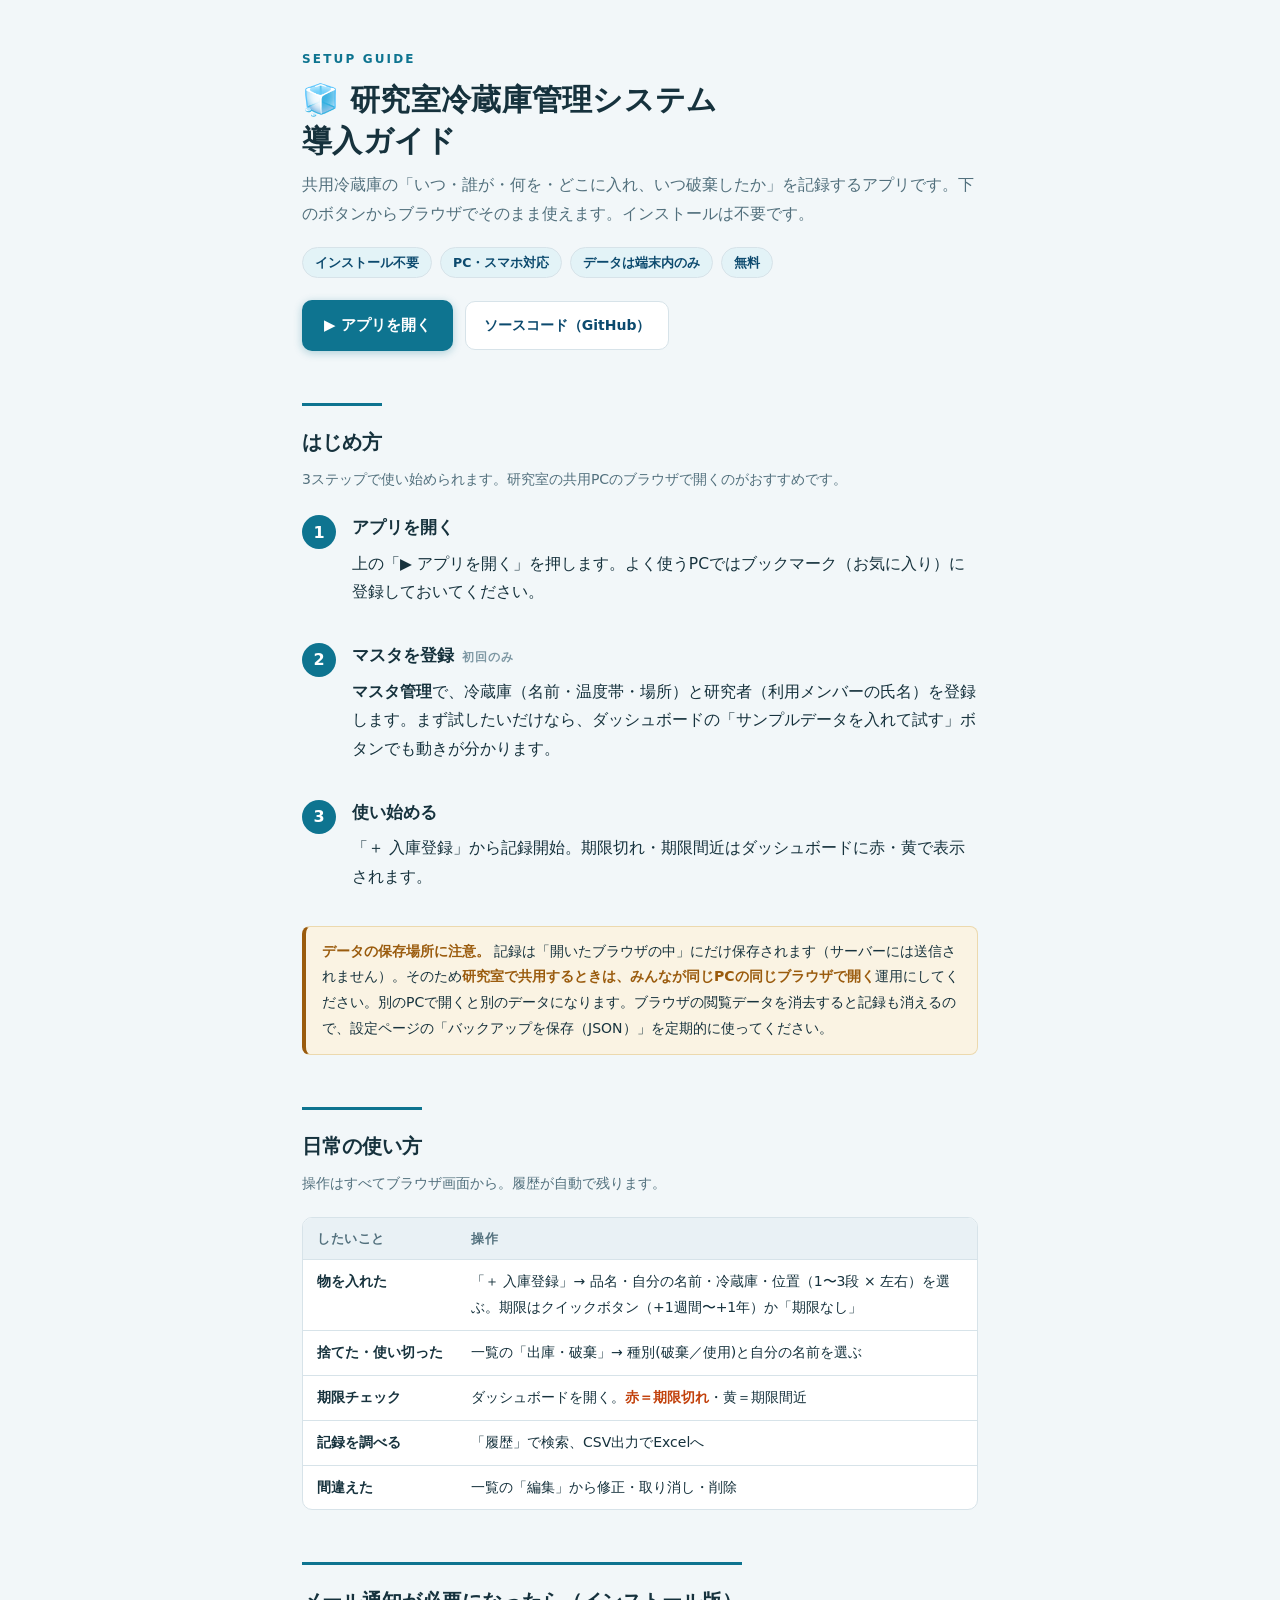
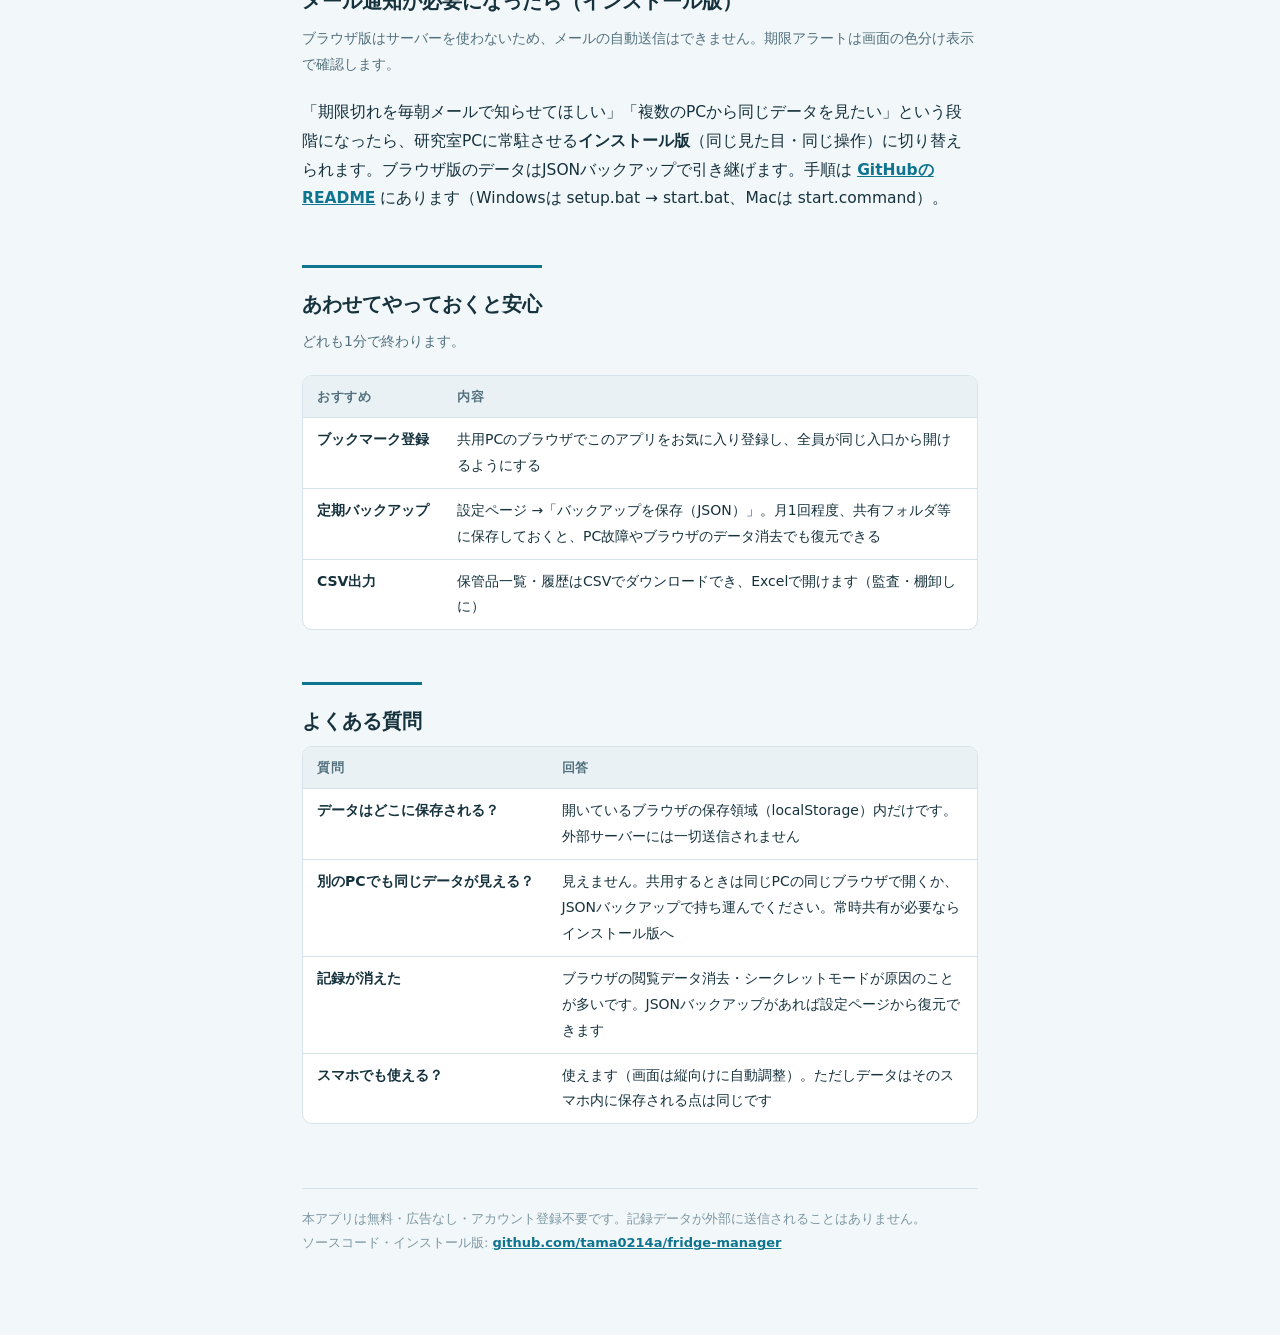
<file: docs/index.html>
<!doctype html>
<html lang="ja">
<head>
<meta charset="utf-8">
<meta name="viewport" content="width=device-width, initial-scale=1">
<title>研究室冷蔵庫管理システム — 導入ガイド</title>
<meta name="description" content="研究室の共用冷蔵庫の在庫・保管期限・破棄を記録するローカルWebアプリの導入手順">
<link rel="icon" href="data:image/svg+xml,%3Csvg xmlns='http://www.w3.org/2000/svg' viewBox='0 0 100 100'%3E%3Ctext y='.9em' font-size='90'%3E🧊%3C/text%3E%3C/svg%3E">
<style>
  :root {
    --ground: #f2f7f9;
    --surface: #ffffff;
    --surface-2: #e9f1f5;
    --ink: #16323d;
    --ink-sub: #52707d;
    --ink-faint: #7d97a3;
    --line: #d7e3e9;
    --accent: #0e7490;
    --accent-deep: #0c4a6e;
    --accent-wash: #e3f3f7;
    --warn: #9a5b0d;
    --warn-wash: #faf3e3;
    --warn-line: #ecd9ae;
    --code-bg: #eef4f7;
  }
  @media (prefers-color-scheme: dark) {
    :root:not([data-theme="light"]) {
      --ground: #0e1a20;
      --surface: #152730;
      --surface-2: #1b3a47;
      --ink: #d8e7ee;
      --ink-sub: #93aeba;
      --ink-faint: #6c8894;
      --line: #24404c;
      --accent: #35b3d5;
      --accent-deep: #7fd3e8;
      --accent-wash: #103642;
      --warn: #e0a44e;
      --warn-wash: #2b2413;
      --warn-line: #4d3d1c;
      --code-bg: #10222b;
    }
  }

  * { box-sizing: border-box; }
  body {
    margin: 0;
    background: var(--ground);
    color: var(--ink);
    font-family: "Hiragino Kaku Gothic ProN", "Hiragino Sans", "Yu Gothic UI",
                 "Yu Gothic", Meiryo, system-ui, sans-serif;
    font-size: 15.5px;
    line-height: 1.85;
  }
  .wrap { max-width: 720px; margin: 0 auto; padding: 48px 22px 80px; }

  .eyebrow {
    font-size: 12px; font-weight: 700; letter-spacing: .18em;
    color: var(--accent); text-transform: uppercase; margin-bottom: 10px;
  }
  h1 {
    font-size: 30px; line-height: 1.35; margin: 0 0 10px;
    font-weight: 800; letter-spacing: .01em; text-wrap: balance;
  }
  .lede { color: var(--ink-sub); margin: 0 0 8px; }
  .head-meta { display: flex; gap: 8px; flex-wrap: wrap; margin-top: 18px; }
  .tag {
    font-size: 12.5px; font-weight: 700; color: var(--accent-deep);
    background: var(--accent-wash); border: 1px solid var(--line);
    border-radius: 999px; padding: 3px 12px;
  }

  .dl-row { display: flex; gap: 12px; flex-wrap: wrap; margin-top: 22px; align-items: center; }
  .btn-dl {
    display: inline-block; background: var(--accent); color: #fff;
    font-weight: 800; font-size: 15px; text-decoration: none;
    padding: 12px 22px; border-radius: 10px;
    box-shadow: 0 2px 8px rgba(14, 116, 144, .3);
  }
  .btn-dl:hover { background: var(--accent-deep); }
  .btn-ghost {
    display: inline-block; color: var(--accent-deep); font-weight: 700;
    font-size: 14px; text-decoration: none;
    padding: 11px 18px; border-radius: 10px;
    border: 1.5px solid var(--line); background: var(--surface);
  }
  .btn-ghost:hover { background: var(--surface-2); }

  section { margin-top: 52px; }
  h2 {
    font-size: 20px; font-weight: 800; margin: 0 0 6px;
    padding-top: 18px; border-top: 3px solid var(--accent);
    display: inline-block;
  }
  .h2-sub { color: var(--ink-sub); font-size: 14px; margin: 0 0 20px; }

  .step { display: flex; gap: 16px; margin-bottom: 26px; }
  .step-num {
    flex: 0 0 34px; height: 34px; border-radius: 50%;
    background: var(--accent); color: #fff;
    font-weight: 800; font-size: 16px;
    display: flex; align-items: center; justify-content: center;
    margin-top: 2px; font-variant-numeric: tabular-nums;
  }
  .step-body h3 { margin: 0 0 6px; font-size: 16.5px; font-weight: 800; }
  .step-body p { margin: 0 0 8px; }
  .step-once {
    font-size: 11.5px; font-weight: 700; letter-spacing: .08em;
    color: var(--ink-faint); margin-left: 8px;
  }

  code {
    font-family: ui-monospace, "SF Mono", Consolas, monospace;
    font-size: .92em; background: var(--code-bg);
    border: 1px solid var(--line); border-radius: 5px; padding: 1px 7px;
    white-space: nowrap;
  }
  a { color: var(--accent); font-weight: 600; }
  a:focus-visible { outline: 2px solid var(--accent); outline-offset: 2px; }

  .callout {
    background: var(--warn-wash); border: 1px solid var(--warn-line);
    border-left: 4px solid var(--warn);
    border-radius: 8px; padding: 12px 16px; margin: 10px 0 0;
    font-size: 14px; color: var(--ink);
  }
  .callout strong { color: var(--warn); }
  .note {
    background: var(--accent-wash); border: 1px solid var(--line);
    border-left: 4px solid var(--accent);
    border-radius: 8px; padding: 12px 16px; margin: 10px 0 0; font-size: 14px;
  }

  .table-scroll { overflow-x: auto; border: 1px solid var(--line); border-radius: 10px; background: var(--surface); }
  table { border-collapse: collapse; width: 100%; font-size: 14px; }
  th {
    text-align: left; font-size: 12.5px; letter-spacing: .04em;
    color: var(--ink-sub); background: var(--surface-2);
    padding: 9px 14px; border-bottom: 1px solid var(--line); white-space: nowrap;
  }
  td { padding: 9px 14px; border-bottom: 1px solid var(--line); vertical-align: top; }
  tr:last-child td { border-bottom: none; }
  td:first-child { font-weight: 700; white-space: nowrap; }

  ul { margin: 8px 0; padding-left: 22px; }
  li { margin-bottom: 4px; }

  footer {
    margin-top: 64px; padding-top: 18px; border-top: 1px solid var(--line);
    color: var(--ink-faint); font-size: 13px;
  }
</style>
</head>
<body>
<div class="wrap">
  <header>
    <div class="eyebrow">Setup Guide</div>
    <h1>🧊 研究室冷蔵庫管理システム<br>導入ガイド</h1>
    <p class="lede">共用冷蔵庫の「いつ・誰が・何を・どこに入れ、いつ破棄したか」を記録するアプリです。下のボタンからブラウザでそのまま使えます。インストールは不要です。</p>
    <div class="head-meta">
      <span class="tag">インストール不要</span>
      <span class="tag">PC・スマホ対応</span>
      <span class="tag">データは端末内のみ</span>
      <span class="tag">無料</span>
    </div>
    <div class="dl-row">
      <a class="btn-dl" href="./app.html">▶️ アプリを開く</a>
      <a class="btn-ghost" href="https://github.com/tama0214a/fridge-manager">ソースコード（GitHub）</a>
    </div>
  </header>

  <section>
    <h2>はじめ方</h2>
    <p class="h2-sub">3ステップで使い始められます。研究室の共用PCのブラウザで開くのがおすすめです。</p>

    <div class="step">
      <div class="step-num">1</div>
      <div class="step-body">
        <h3>アプリを開く</h3>
        <p>上の「▶️ アプリを開く」を押します。よく使うPCではブックマーク（お気に入り）に登録しておいてください。</p>
      </div>
    </div>

    <div class="step">
      <div class="step-num">2</div>
      <div class="step-body">
        <h3>マスタを登録<span class="step-once">初回のみ</span></h3>
        <p><strong>マスタ管理</strong>で、冷蔵庫（名前・温度帯・場所）と研究者（利用メンバーの氏名）を登録します。まず試したいだけなら、ダッシュボードの「サンプルデータを入れて試す」ボタンでも動きが分かります。</p>
      </div>
    </div>

    <div class="step">
      <div class="step-num">3</div>
      <div class="step-body">
        <h3>使い始める</h3>
        <p>「＋ 入庫登録」から記録開始。期限切れ・期限間近はダッシュボードに赤・黄で表示されます。</p>
      </div>
    </div>

    <div class="callout"><strong>データの保存場所に注意。</strong> 記録は「開いたブラウザの中」にだけ保存されます（サーバーには送信されません）。そのため<strong>研究室で共用するときは、みんなが同じPCの同じブラウザで開く</strong>運用にしてください。別のPCで開くと別のデータになります。ブラウザの閲覧データを消去すると記録も消えるので、設定ページの「バックアップを保存（JSON）」を定期的に使ってください。</div>
  </section>

  <section>
    <h2>日常の使い方</h2>
    <p class="h2-sub">操作はすべてブラウザ画面から。履歴が自動で残ります。</p>
    <div class="table-scroll">
      <table>
        <tr><th>したいこと</th><th>操作</th></tr>
        <tr><td>物を入れた</td><td>「＋ 入庫登録」→ 品名・自分の名前・冷蔵庫・位置（1〜3段 × 左右）を選ぶ。期限はクイックボタン（+1週間〜+1年）か「期限なし」</td></tr>
        <tr><td>捨てた・使い切った</td><td>一覧の「出庫・破棄」→ 種別(破棄／使用)と自分の名前を選ぶ</td></tr>
        <tr><td>期限チェック</td><td>ダッシュボードを開く。<span style="color:#c2410c;font-weight:700;">赤＝期限切れ</span>・黄＝期限間近</td></tr>
        <tr><td>記録を調べる</td><td>「履歴」で検索、CSV出力でExcelへ</td></tr>
        <tr><td>間違えた</td><td>一覧の「編集」から修正・取り消し・削除</td></tr>
      </table>
    </div>
  </section>

  <section>
    <h2>メール通知が必要になったら（インストール版）</h2>
    <p class="h2-sub">ブラウザ版はサーバーを使わないため、メールの自動送信はできません。期限アラートは画面の色分け表示で確認します。</p>
    <p>「期限切れを毎朝メールで知らせてほしい」「複数のPCから同じデータを見たい」という段階になったら、研究室PCに常駐させる<strong>インストール版</strong>（同じ見た目・同じ操作）に切り替えられます。ブラウザ版のデータはJSONバックアップで引き継げます。手順は <a href="https://github.com/tama0214a/fridge-manager">GitHubのREADME</a> にあります（Windowsは setup.bat → start.bat、Macは start.command）。</p>
  </section>

  <section>
    <h2>あわせてやっておくと安心</h2>
    <p class="h2-sub">どれも1分で終わります。</p>
    <div class="table-scroll">
      <table>
        <tr><th>おすすめ</th><th>内容</th></tr>
        <tr><td>ブックマーク登録</td><td>共用PCのブラウザでこのアプリをお気に入り登録し、全員が同じ入口から開けるようにする</td></tr>
        <tr><td>定期バックアップ</td><td>設定ページ →「バックアップを保存（JSON）」。月1回程度、共有フォルダ等に保存しておくと、PC故障やブラウザのデータ消去でも復元できる</td></tr>
        <tr><td>CSV出力</td><td>保管品一覧・履歴はCSVでダウンロードでき、Excelで開けます（監査・棚卸しに）</td></tr>
      </table>
    </div>
  </section>

  <section>
    <h2>よくある質問</h2>
    <div class="table-scroll">
      <table>
        <tr><th>質問</th><th>回答</th></tr>
        <tr><td>データはどこに保存される？</td><td>開いているブラウザの保存領域（localStorage）内だけです。外部サーバーには一切送信されません</td></tr>
        <tr><td>別のPCでも同じデータが見える？</td><td>見えません。共用するときは同じPCの同じブラウザで開くか、JSONバックアップで持ち運んでください。常時共有が必要ならインストール版へ</td></tr>
        <tr><td>記録が消えた</td><td>ブラウザの閲覧データ消去・シークレットモードが原因のことが多いです。JSONバックアップがあれば設定ページから復元できます</td></tr>
        <tr><td>スマホでも使える？</td><td>使えます（画面は縦向けに自動調整）。ただしデータはそのスマホ内に保存される点は同じです</td></tr>
      </table>
    </div>
  </section>

  <footer>
    本アプリは無料・広告なし・アカウント登録不要です。記録データが外部に送信されることはありません。<br>
    ソースコード・インストール版: <a href="https://github.com/tama0214a/fridge-manager">github.com/tama0214a/fridge-manager</a>
  </footer>
</div>
</body>
</html>
</file>
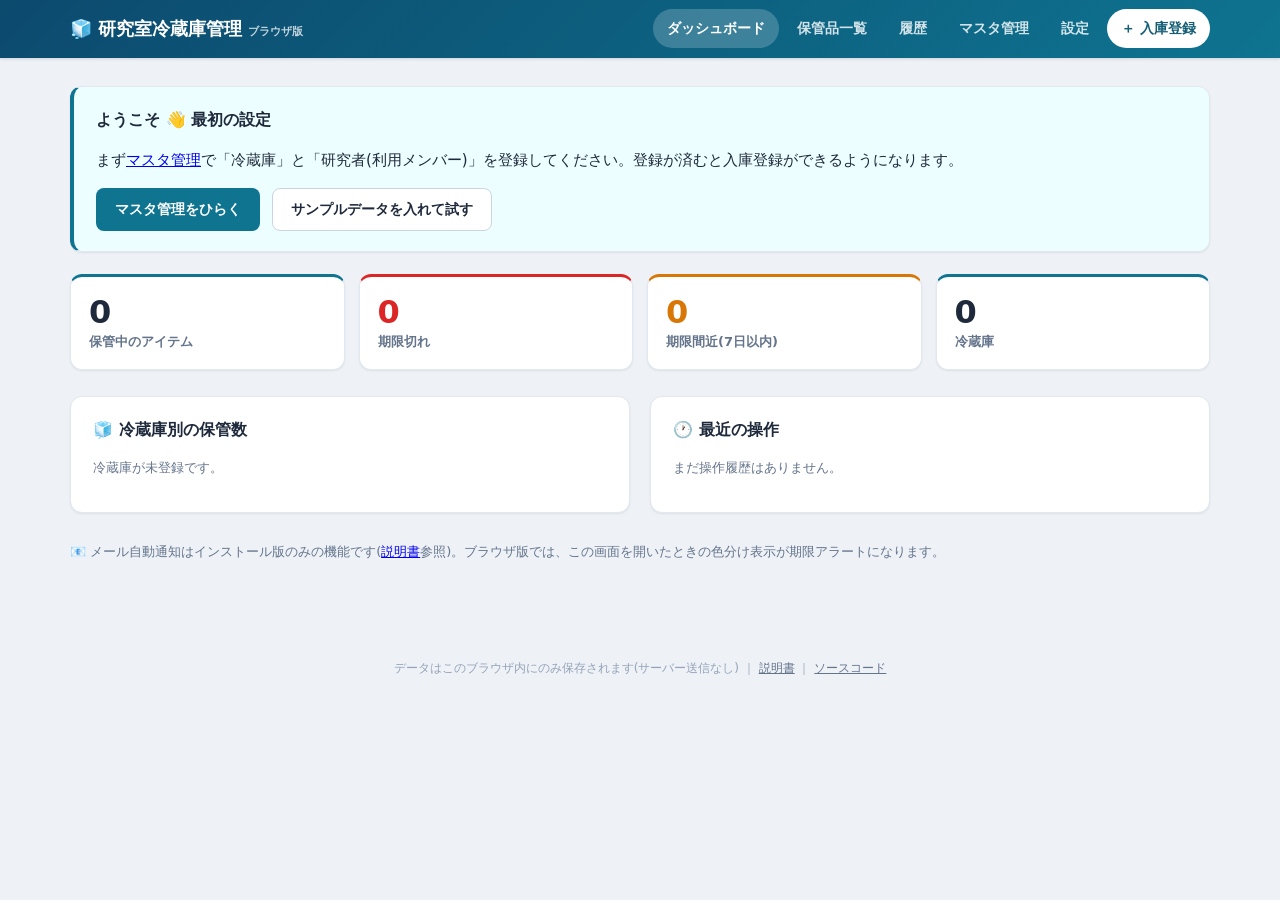
<file: docs/app.html>
<!doctype html>
<html lang="ja">
<head>
<meta charset="utf-8">
<meta name="viewport" content="width=device-width, initial-scale=1">
<title>研究室冷蔵庫管理</title>
<meta name="description" content="研究室の共用冷蔵庫の在庫・保管期限・破棄を記録するアプリ（ブラウザ版）">
<link rel="icon" href="data:image/svg+xml,%3Csvg xmlns='http://www.w3.org/2000/svg' viewBox='0 0 100 100'%3E%3Ctext y='.9em' font-size='90'%3E🧊%3C/text%3E%3C/svg%3E">
<style>
:root {
  --bg: #eef2f7; --surface: #ffffff; --surface-2: #f8fafc;
  --border: #e2e8f0; --border-strong: #cbd5e1;
  --text: #1e293b; --text-sub: #64748b; --text-faint: #94a3b8;
  --brand: #0e7490; --brand-strong: #155e75; --brand-soft: #ecfeff;
  --accent: #2563eb; --accent-soft: #eff6ff;
  --danger: #dc2626; --danger-soft: #fef2f2; --danger-border: #fecaca;
  --warn: #d97706; --warn-soft: #fffbeb; --warn-border: #fde68a;
  --ok: #059669; --ok-soft: #ecfdf5;
  --radius: 12px; --radius-sm: 8px;
  --shadow-sm: 0 1px 2px rgba(15,23,42,.08);
}
* { box-sizing: border-box; }
body {
  margin: 0;
  font-family: system-ui, "Segoe UI", "Yu Gothic UI", "Hiragino Kaku Gothic ProN", "Hiragino Sans", Meiryo, sans-serif;
  font-size: 15px; line-height: 1.65; color: var(--text); background: var(--bg);
}
.topbar { background: linear-gradient(135deg, #0c4a6e 0%, #0e7490 100%); color: #fff; position: sticky; top: 0; z-index: 50; box-shadow: 0 1px 3px rgba(15,23,42,.15); }
.topbar-inner { max-width: 1180px; margin: 0 auto; padding: 0 20px; display: flex; align-items: center; gap: 18px; flex-wrap: wrap; }
.brand { font-size: 18px; font-weight: 700; padding: 14px 0; white-space: nowrap; }
.brand small { font-size: 11px; font-weight: 600; opacity: .75; margin-left: 6px; }
.topbar nav { display: flex; gap: 4px; flex-wrap: wrap; margin-left: auto; }
.topbar nav a { color: rgba(255,255,255,.82); text-decoration: none; font-size: 14px; font-weight: 600; padding: 8px 14px; border-radius: 999px; cursor: pointer; }
.topbar nav a:hover { background: rgba(255,255,255,.12); color: #fff; }
.topbar nav a.active { background: rgba(255,255,255,.2); color: #fff; }
.topbar nav a.nav-cta { background: #fff; color: var(--brand-strong); }
.topbar nav a.nav-cta:hover { background: #e0f2fe; }
.container { max-width: 1180px; margin: 0 auto; padding: 28px 20px 64px; }
.page-head { display: flex; align-items: baseline; justify-content: space-between; gap: 16px; flex-wrap: wrap; margin: 0 0 18px; }
.page-head h1 { font-size: 22px; font-weight: 700; margin: 0; }
.page-head .sub { color: var(--text-sub); font-size: 13px; }
.section { margin-bottom: 28px; }
.section h2 { font-size: 16px; font-weight: 700; margin: 0 0 12px; display: flex; align-items: center; gap: 8px; }
.card { background: var(--surface); border: 1px solid var(--border); border-radius: var(--radius); box-shadow: var(--shadow-sm); padding: 20px 22px; }
.card h2 { font-size: 16px; margin: 0 0 14px; }
.card .card-note { color: var(--text-sub); font-size: 13px; margin-top: 10px; }
.setup-card { border-left: 4px solid var(--brand); background: var(--brand-soft); margin-bottom: 22px; }
.stack { display: grid; grid-template-columns: 1fr; gap: 20px; }
.stats { display: grid; grid-template-columns: repeat(4, 1fr); gap: 14px; margin-bottom: 26px; }
@media (max-width: 860px) { .stats { grid-template-columns: repeat(2, 1fr); } }
.stat { background: var(--surface); border: 1px solid var(--border); border-radius: var(--radius); box-shadow: var(--shadow-sm); padding: 16px 18px; border-top: 3px solid var(--brand); }
.stat-num { font-size: 32px; font-weight: 800; line-height: 1.2; font-variant-numeric: tabular-nums; }
.stat-label { color: var(--text-sub); font-size: 13px; font-weight: 600; }
.stat-danger { border-top-color: var(--danger); } .stat-danger .stat-num { color: var(--danger); }
.stat-warn { border-top-color: var(--warn); } .stat-warn .stat-num { color: var(--warn); }
.table-wrap { background: var(--surface); border: 1px solid var(--border); border-radius: var(--radius); box-shadow: var(--shadow-sm); overflow-x: auto; }
.table-plain { border: none; box-shadow: none; }
table { border-collapse: collapse; width: 100%; font-size: 14px; }
th { text-align: left; font-size: 12.5px; font-weight: 700; color: var(--text-sub); background: var(--surface-2); padding: 10px 14px; border-bottom: 1px solid var(--border); white-space: nowrap; }
td { padding: 10px 14px; border-bottom: 1px solid var(--border); vertical-align: middle; }
tbody tr:last-child td { border-bottom: none; }
tbody tr:hover { background: #f8fafc; }
tr.row-expired { background: var(--danger-soft); } tr.row-expired:hover { background: #fee8e8; }
tr.row-warn { background: var(--warn-soft); } tr.row-warn:hover { background: #fdf3d3; }
tr.row-inactive { color: var(--text-faint); background: var(--surface-2); }
td .cell-sub { display: block; font-size: 12px; color: var(--text-sub); margin-top: 1px; }
td.cell-actions { white-space: nowrap; text-align: right; }
td input[type="text"], td input[type="email"] { min-width: 110px; }
.master-table td:first-child input { min-width: 240px; }
.master-table td:first-child { width: 36%; }
.item-name { font-weight: 600; }
.table-empty { padding: 36px 20px; text-align: center; color: var(--text-faint); }
.badge { display: inline-block; font-size: 12px; font-weight: 700; padding: 2px 10px; border-radius: 999px; white-space: nowrap; line-height: 1.7; }
.badge-danger { background: var(--danger-soft); color: var(--danger); border: 1px solid var(--danger-border); }
.badge-warn { background: var(--warn-soft); color: var(--warn); border: 1px solid var(--warn-border); }
.badge-ok { background: var(--ok-soft); color: var(--ok); border: 1px solid #a7f3d0; }
.badge-muted { background: var(--surface-2); color: var(--text-sub); border: 1px solid var(--border); }
.badge-info { background: var(--accent-soft); color: var(--accent); border: 1px solid #bfdbfe; }
.act { display: inline-block; font-size: 12px; font-weight: 700; padding: 2px 10px; border-radius: 6px; }
.act-in { background: var(--ok-soft); color: var(--ok); }
.act-out { background: var(--accent-soft); color: var(--accent); }
.act-disc { background: var(--danger-soft); color: var(--danger); }
.act-edit { background: var(--surface-2); color: var(--text-sub); }
.act-undo { background: var(--warn-soft); color: var(--warn); }
.act-del { background: #fdf2f8; color: #be185d; }
.btn { display: inline-block; font: inherit; font-size: 14px; font-weight: 700; padding: 9px 18px; border-radius: var(--radius-sm); border: 1px solid transparent; cursor: pointer; text-decoration: none; text-align: center; background: var(--brand); color: #fff; }
.btn:hover { background: var(--brand-strong); }
.btn:active { transform: translateY(1px); }
.btn-danger { background: var(--danger); } .btn-danger:hover { background: #b91c1c; }
.btn-ghost { background: var(--surface); color: var(--text); border-color: var(--border-strong); }
.btn-ghost:hover { background: var(--surface-2); }
.btn-small { font-size: 13px; padding: 5px 12px; border-radius: 7px; }
.btn:focus-visible, a:focus-visible, input:focus-visible, select:focus-visible, textarea:focus-visible { outline: 2px solid var(--accent); outline-offset: 1px; }
label { font-size: 13px; font-weight: 700; color: var(--text-sub); display: block; margin-bottom: 4px; }
label .req { color: var(--danger); margin-left: 2px; }
input[type="text"], input[type="email"], input[type="number"], input[type="date"], select, textarea {
  font: inherit; width: 100%; padding: 8px 12px; border: 1px solid var(--border-strong); border-radius: var(--radius-sm); background: var(--surface); color: var(--text);
}
input:disabled { background: var(--surface-2); color: var(--text-faint); }
textarea { resize: vertical; min-height: 70px; }
.form-grid { display: grid; grid-template-columns: 1fr 1fr; gap: 16px 20px; }
@media (max-width: 720px) { .form-grid { grid-template-columns: 1fr; } }
.form-grid .full { grid-column: 1 / -1; }
.form-actions { margin-top: 22px; display: flex; gap: 12px; align-items: center; flex-wrap: wrap; }
.field-note { font-size: 12px; color: var(--text-faint); margin-top: 4px; }
.check-line { display: flex; align-items: center; gap: 8px; font-size: 14px; color: var(--text); }
.check-line input { width: auto; }
.check-line span { font-weight: 600; }
.chips { display: flex; gap: 6px; flex-wrap: wrap; margin-top: 8px; }
.chip { font: inherit; font-size: 12.5px; font-weight: 600; padding: 4px 12px; border-radius: 999px; border: 1px solid var(--border-strong); background: var(--surface); color: var(--text-sub); cursor: pointer; }
.chip:hover { background: var(--brand-soft); color: var(--brand-strong); border-color: var(--brand); }
.chip:disabled { opacity: .45; cursor: default; }
.filter-bar { background: var(--surface); border: 1px solid var(--border); border-radius: var(--radius); box-shadow: var(--shadow-sm); padding: 14px 16px; display: flex; gap: 12px; align-items: flex-end; flex-wrap: wrap; margin-bottom: 16px; }
.filter-bar .field { min-width: 150px; flex: 0 1 auto; }
.filter-bar .field-grow { flex: 1 1 180px; }
.inline-form { display: flex; gap: 10px; align-items: flex-end; flex-wrap: wrap; }
.inline-form .field { flex: 1 1 130px; }
.inline-form .field-narrow { flex: 0 1 130px; }
.flash { padding: 12px 16px; border-radius: var(--radius-sm); margin-bottom: 14px; font-weight: 600; font-size: 14px; border: 1px solid; }
.flash-success { background: var(--ok-soft); color: #065f46; border-color: #a7f3d0; }
.flash-error { background: var(--danger-soft); color: #991b1b; border-color: var(--danger-border); }
.muted { color: var(--text-sub); font-size: 13px; }
.ok-note { background: var(--ok-soft); border: 1px solid #a7f3d0; color: #065f46; border-radius: var(--radius); padding: 14px 18px; font-weight: 600; }
.item-summary { display: grid; grid-template-columns: repeat(auto-fit, minmax(150px, 1fr)); gap: 10px 20px; background: var(--surface-2); border: 1px solid var(--border); border-radius: var(--radius-sm); padding: 14px 16px; margin-bottom: 18px; }
.item-summary dt { font-size: 12px; font-weight: 700; color: var(--text-faint); }
.item-summary dd { margin: 0; font-weight: 600; }
.danger-zone { margin-top: 26px; border: 1px solid var(--danger-border); background: var(--danger-soft); border-radius: var(--radius); padding: 16px 18px; }
.danger-zone h3 { margin: 0 0 8px; font-size: 14px; color: var(--danger); }
.two-col { display: grid; grid-template-columns: 1fr 1fr; gap: 20px; align-items: start; }
@media (max-width: 860px) { .two-col { grid-template-columns: 1fr; } }
.radio-cards { display: grid; grid-template-columns: repeat(3, 1fr); gap: 10px; }
@media (max-width: 640px) { .radio-cards { grid-template-columns: 1fr; } }
.radio-card { position: relative; display: block; border: 1.5px solid var(--border-strong); border-radius: var(--radius-sm); padding: 12px 14px; cursor: pointer; font-weight: 700; font-size: 14px; text-align: center; background: var(--surface); }
.radio-card input { position: absolute; opacity: 0; }
.radio-card:has(input:checked) { border-color: var(--brand); background: var(--brand-soft); color: var(--brand-strong); }
.radio-card .radio-sub { display: block; font-size: 12px; font-weight: 500; color: var(--text-sub); }
dialog { border: none; border-radius: var(--radius); box-shadow: 0 10px 40px rgba(15,23,42,.25); padding: 24px 26px; max-width: 640px; width: calc(100% - 40px); }
dialog::backdrop { background: rgba(15,23,42,.4); }
footer.app-foot { text-align: center; color: var(--text-faint); font-size: 12px; padding: 20px 12px 30px; }
footer.app-foot a { color: var(--text-sub); }
</style>
</head>
<body>
<header class="topbar">
  <div class="topbar-inner">
    <div class="brand">🧊 研究室冷蔵庫管理<small>ブラウザ版</small></div>
    <nav id="nav">
      <a data-view="dash">ダッシュボード</a>
      <a data-view="items">保管品一覧</a>
      <a data-view="history">履歴</a>
      <a data-view="masters">マスタ管理</a>
      <a data-view="settings">設定</a>
      <a data-view="form" class="nav-cta" id="navNew">＋ 入庫登録</a>
    </nav>
  </div>
</header>
<main class="container">
  <div id="flash"></div>
  <div id="view"></div>
</main>
<footer class="app-foot">
  データはこのブラウザ内にのみ保存されます(サーバー送信なし) ｜
  <a href="./" target="_blank" rel="noopener">説明書</a> ｜
  <a href="https://github.com/tama0214a/fridge-manager" target="_blank" rel="noopener">ソースコード</a>
</footer>

<dialog id="outDlg"></dialog>

<script>
"use strict";
/* すべてのユーザー入力値は esc() でHTMLエスケープしてから innerHTML に挿入する。
   新しい描画コードを書くときも、動的値は必ず esc() を通すこと(XSS対策)。 */

/* ================= データ層(localStorage) ================= */
const KEY = "fridge-manager-v1";
const POSITIONS = ["1段目 左", "1段目 右", "2段目 左", "2段目 右", "3段目 左", "3段目 右"];
const ST = { STORED: "保管中", OUT: "出庫済", DISC: "破棄済" };

function emptyDb() {
  return {
    fridges: [], researchers: [], items: [], history: [],
    config: { default_storage_days: 30, warn_days: 7 },
    seq: { fridge: 0, researcher: 0, item: 0, history: 0 },
  };
}
function loadDb() {
  try {
    const d = JSON.parse(localStorage.getItem(KEY));
    if (d && Array.isArray(d.items) && d.config && d.seq) return d;
  } catch (e) { /* 壊れていたら初期化 */ }
  return emptyDb();
}
let db = loadDb();
function save() { localStorage.setItem(KEY, JSON.stringify(db)); }

/* ================= 共通ヘルパー ================= */
const esc = s => String(s ?? "").replace(/[&<>"']/g, c =>
  ({ "&": "&amp;", "<": "&lt;", ">": "&gt;", '"': "&quot;", "'": "&#39;" }[c]));
const pad = n => String(n).padStart(2, "0");
const fmtD = d => d.getFullYear() + "-" + pad(d.getMonth() + 1) + "-" + pad(d.getDate());
const todayISO = () => fmtD(new Date());
function nowStr() { const d = new Date(); return fmtD(d) + " " + pad(d.getHours()) + ":" + pad(d.getMinutes()) + ":" + pad(d.getSeconds()); }
function daysUntil(iso) {
  const [y, m, dd] = iso.split("-").map(Number);
  const t = new Date(); t.setHours(0, 0, 0, 0);
  return Math.round((new Date(y, m - 1, dd) - t) / 86400000);
}
const frName = id => (db.fridges.find(f => f.id === id) || {}).name || "不明";
const frTemp = id => (db.fridges.find(f => f.id === id) || {}).temp || "";
const reName = id => (db.researchers.find(r => r.id === id) || {}).name || "不明";
const activeFridges = () => db.fridges.filter(f => f.active).sort((a, b) => a.name.localeCompare(b.name, "ja"));
const activeResearchers = () => db.researchers.filter(r => r.active).sort((a, b) => a.name.localeCompare(b.name, "ja"));

function expiryState(it) {
  if (it.status !== ST.STORED) return ["closed", ""];
  if (!it.expiry_date) return ["none", "期限なし"];
  const diff = daysUntil(it.expiry_date);
  if (diff < 0) return ["expired", `${-diff}日超過`];
  if (diff === 0) return ["warn", "本日期限"];
  if (diff <= db.config.warn_days) return ["warn", `あと${diff}日`];
  return ["ok", `あと${diff}日`];
}
function stateBadge(it) {
  const [st, label] = expiryState(it);
  if (it.status === ST.DISC) return `<span class="badge badge-muted">破棄済</span><span class="cell-sub">${esc(it.out_date)}・${esc(reName(it.out_by_id))}</span>`;
  if (it.status === ST.OUT) return `<span class="badge badge-info">出庫済</span><span class="cell-sub">${esc(it.out_date)}・${esc(reName(it.out_by_id))}</span>`;
  if (st === "expired") return `<span class="badge badge-danger">${esc(label)}</span>`;
  if (st === "warn") return `<span class="badge badge-warn">${esc(label)}</span>`;
  if (st === "none") return `<span class="badge badge-muted">期限なし</span>`;
  return `<span class="badge badge-ok">${esc(label)}</span>`;
}
function log(action, itemId, itemName, actor, detail) {
  db.history.push({ id: ++db.seq.history, ts: nowStr(), action, item_id: itemId, item_name: itemName || "", actor: actor || "", detail: detail || "" });
}
let flashTimer = null;
function flash(msg, type = "success") {
  const box = document.getElementById("flash");
  box.innerHTML = "";
  const div = document.createElement("div");
  div.className = "flash flash-" + (type === "error" ? "error" : "success");
  div.textContent = msg;
  box.appendChild(div);
  clearTimeout(flashTimer);
  flashTimer = setTimeout(() => { box.innerHTML = ""; }, 6000);
}
function dlFile(name, text, mime) {
  const a = document.createElement("a");
  a.href = URL.createObjectURL(new Blob([text], { type: mime }));
  a.download = name;
  a.click();
  URL.revokeObjectURL(a.href);
}
function toCSV(rows) {
  return "﻿" + rows.map(r => r.map(v => {
    v = String(v ?? "");
    return /[",\n]/.test(v) ? '"' + v.replace(/"/g, '""') + '"' : v;
  }).join(",")).join("\r\n");
}

/* ================= 画面切り替え ================= */
let current = "dash";
let filters = { status: ST.STORED, fridge: "", owner: "", q: "" };
let histFilters = { action: "", q: "" };
let editingId = null;   /* null = 新規入庫 */

function showView(name, opts = {}) {
  current = name;
  if (name === "form") editingId = opts.itemId ?? null;
  document.querySelectorAll("#nav a").forEach(a => {
    a.classList.toggle("active", a.dataset.view === name && !(name === "form" && editingId !== null));
  });
  render();
  window.scrollTo(0, 0);
}
document.querySelectorAll("#nav a").forEach(a =>
  a.addEventListener("click", () => showView(a.dataset.view)));

function render() {
  const v = document.getElementById("view");
  if (current === "dash") v.innerHTML = renderDash();
  else if (current === "items") v.innerHTML = renderItems();
  else if (current === "form") v.innerHTML = renderForm();
  else if (current === "history") v.innerHTML = renderHistory();
  else if (current === "masters") v.innerHTML = renderMasters();
  else if (current === "settings") v.innerHTML = renderSettings();
}

/* ================= ダッシュボード ================= */
function itemRow(it, kind) {
  const btnCls = kind === "expired" ? "btn-danger" : "btn-ghost";
  return `<tr class="row-${kind}">
    <td><span class="item-name">${esc(it.name)}</span>${it.quantity ? `<span class="cell-sub">${esc(it.quantity)}</span>` : ""}</td>
    <td>${esc(reName(it.owner_id))}</td>
    <td>${esc(frName(it.fridge_id))}${frTemp(it.fridge_id) ? `<span class="cell-sub">${esc(frTemp(it.fridge_id))}</span>` : ""}</td>
    <td>${esc(it.position) || "—"}</td>
    <td style="white-space:nowrap;">${esc(it.stored_date)}</td>
    <td style="white-space:nowrap;">${esc(it.expiry_date)}</td>
    <td>${stateBadge(it)}</td>
    <td class="cell-actions"><button class="btn btn-small ${btnCls}" onclick="openOut(${Number(it.id)})">出庫・破棄</button></td>
  </tr>`;
}
function renderDash() {
  const stored = db.items.filter(i => i.status === ST.STORED);
  const expired = stored.filter(i => i.expiry_date && daysUntil(i.expiry_date) < 0)
    .sort((a, b) => a.expiry_date.localeCompare(b.expiry_date));
  const warning = stored.filter(i => i.expiry_date && daysUntil(i.expiry_date) >= 0 && daysUntil(i.expiry_date) <= db.config.warn_days)
    .sort((a, b) => a.expiry_date.localeCompare(b.expiry_date));
  const actives = activeFridges();
  const hasMasters = actives.length > 0 && activeResearchers().length > 0;
  const recent = db.history.slice(-8).reverse();
  const actcls = { "入庫": "in", "出庫": "out", "破棄": "disc", "編集": "edit", "取消": "undo", "削除": "del" };

  let html = "";
  if (!hasMasters) {
    html += `<div class="card setup-card">
      <h2>ようこそ 👋 最初の設定</h2>
      <p>まず<a href="#" onclick="showView('masters');return false;">マスタ管理</a>で「冷蔵庫」と「研究者(利用メンバー)」を登録してください。登録が済むと入庫登録ができるようになります。</p>
      <div class="form-actions" style="margin-top:12px;">
        <button class="btn" onclick="showView('masters')">マスタ管理をひらく</button>
        <button class="btn btn-ghost" onclick="seedDemo()">サンプルデータを入れて試す</button>
      </div>
    </div>`;
  }
  html += `<div class="stats">
    <div class="stat"><div class="stat-num">${stored.length}</div><div class="stat-label">保管中のアイテム</div></div>
    <div class="stat stat-danger"><div class="stat-num">${expired.length}</div><div class="stat-label">期限切れ</div></div>
    <div class="stat stat-warn"><div class="stat-num">${warning.length}</div><div class="stat-label">期限間近(${Number(db.config.warn_days)}日以内)</div></div>
    <div class="stat"><div class="stat-num">${actives.length}</div><div class="stat-label">冷蔵庫</div></div>
  </div>`;

  const head = `<thead><tr><th>品名</th><th>所有者</th><th>冷蔵庫</th><th>位置</th><th>入庫日</th><th>期限</th><th>状態</th><th></th></tr></thead>`;
  if (expired.length) {
    html += `<section class="section"><h2><span class="badge badge-danger">期限切れ</span> 対応が必要なアイテム</h2>
      <div class="table-wrap"><table>${head}<tbody>${expired.map(i => itemRow(i, "expired")).join("")}</tbody></table></div></section>`;
  }
  if (warning.length) {
    html += `<section class="section"><h2><span class="badge badge-warn">期限間近</span> ${Number(db.config.warn_days)}日以内に期限を迎えるアイテム</h2>
      <div class="table-wrap"><table>${head}<tbody>${warning.map(i => itemRow(i, "warn")).join("")}</tbody></table></div></section>`;
  }
  if (hasMasters && !expired.length && !warning.length) {
    html += `<section class="section"><p class="ok-note">✅ 期限切れ・期限間近のアイテムはありません。</p></section>`;
  }

  html += `<section class="section two-col">
    <div class="card"><h2>🧊 冷蔵庫別の保管数</h2>`;
  if (actives.length) {
    html += `<div class="table-wrap table-plain"><table>
      <thead><tr><th>冷蔵庫</th><th>温度帯</th><th>場所</th><th style="text-align:right;">保管中</th></tr></thead><tbody>`;
    for (const f of actives) {
      const n = stored.filter(i => i.fridge_id === f.id).length;
      html += `<tr><td><a href="#" onclick="gotoFridge(${Number(f.id)});return false;">${esc(f.name)}</a></td>
        <td>${esc(f.temp) || "—"}</td><td>${esc(f.location) || "—"}</td>
        <td style="text-align:right;font-weight:700;">${n}</td></tr>`;
    }
    html += `</tbody></table></div>`;
  } else {
    html += `<p class="muted">冷蔵庫が未登録です。</p>`;
  }
  html += `</div><div class="card"><h2>🕐 最近の操作</h2>`;
  if (recent.length) {
    html += `<div class="table-wrap table-plain"><table><tbody>`;
    for (const h of recent) {
      html += `<tr><td style="white-space:nowrap;" class="muted">${esc(h.ts.slice(5, 16))}</td>
        <td><span class="act act-${actcls[h.action] || "edit"}">${esc(h.action)}</span></td>
        <td>${esc(h.item_name || h.detail)}<span class="cell-sub">${esc(h.actor)}</span></td></tr>`;
    }
    html += `</tbody></table></div>
      <p class="card-note"><a href="#" onclick="showView('history');return false;">履歴をすべて見る →</a></p>`;
  } else {
    html += `<p class="muted">まだ操作履歴はありません。</p>`;
  }
  html += `</div></section>
  <p class="muted">📧 メール自動通知はインストール版のみの機能です(<a href="./" target="_blank" rel="noopener">説明書</a>参照)。ブラウザ版では、この画面を開いたときの色分け表示が期限アラートになります。</p>`;
  return html;
}
function gotoFridge(id) {
  filters = { status: ST.STORED, fridge: String(id), owner: "", q: "" };
  showView("items");
}

/* ================= 保管品一覧 ================= */
function filteredItems() {
  const f = filters;
  let rows = db.items.slice();
  if (f.status !== "all") rows = rows.filter(i => i.status === f.status);
  if (f.fridge) rows = rows.filter(i => i.fridge_id === Number(f.fridge));
  if (f.owner) rows = rows.filter(i => i.owner_id === Number(f.owner));
  if (f.q) {
    const q = f.q.toLowerCase();
    rows = rows.filter(i => (i.name + i.detail + i.position).toLowerCase().includes(q));
  }
  if (f.status === ST.STORED) {
    rows.sort((a, b) => ((a.expiry_date === null) - (b.expiry_date === null))
      || String(a.expiry_date).localeCompare(String(b.expiry_date)) || a.id - b.id);
  } else {
    rows.sort((a, b) => b.updated_at.localeCompare(a.updated_at) || b.id - a.id);
  }
  return rows;
}
function renderItems() {
  const f = filters;
  const rows = filteredItems();
  const frOpts = activeFridges().map(x => `<option value="${Number(x.id)}" ${String(x.id) === f.fridge ? "selected" : ""}>${esc(x.name)}</option>`).join("");
  const reOpts = activeResearchers().map(x => `<option value="${Number(x.id)}" ${String(x.id) === f.owner ? "selected" : ""}>${esc(x.name)}</option>`).join("");
  const stOpt = (v, lab) => `<option value="${esc(v)}" ${f.status === v ? "selected" : ""}>${esc(lab)}</option>`;

  let html = `<div class="page-head"><h1>保管品一覧</h1><span class="sub">${rows.length} 件</span></div>
  <div class="filter-bar">
    <div class="field"><label>状態</label><select id="fl-status">
      ${stOpt(ST.STORED, "保管中")}${stOpt(ST.OUT, "出庫済")}${stOpt(ST.DISC, "破棄済")}${stOpt("all", "すべて")}
    </select></div>
    <div class="field"><label>冷蔵庫</label><select id="fl-fridge"><option value="">すべて</option>${frOpts}</select></div>
    <div class="field"><label>所有者</label><select id="fl-owner"><option value="">すべて</option>${reOpts}</select></div>
    <div class="field field-grow"><label>検索</label><input type="text" id="fl-q" value="${esc(f.q)}" placeholder="品名・メモ・位置で検索"></div>
    <button class="btn" onclick="applyFilters()">絞り込む</button>
    <button class="btn btn-ghost" onclick="exportItemsCSV()">CSV出力</button>
  </div>
  <div class="table-wrap"><table>
    <thead><tr><th>品名</th><th>数量</th><th>所有者</th><th>冷蔵庫</th><th>位置</th><th>入庫日</th><th>期限</th><th>状態</th><th></th></tr></thead><tbody>`;
  if (!rows.length) {
    html += `<tr><td colspan="9" class="table-empty">該当するアイテムはありません。<a href="#" onclick="showView('form');return false;">入庫登録</a>から追加できます。</td></tr>`;
  }
  for (const it of rows) {
    const [st] = expiryState(it);
    const rowCls = st === "expired" ? "row-expired" : st === "warn" ? "row-warn" : "";
    html += `<tr class="${rowCls}">
      <td><span class="item-name">${esc(it.name)}</span>${it.detail ? `<span class="cell-sub">${esc(it.detail)}</span>` : ""}</td>
      <td>${esc(it.quantity) || "—"}</td>
      <td>${esc(reName(it.owner_id))}</td>
      <td>${esc(frName(it.fridge_id))}${frTemp(it.fridge_id) ? `<span class="cell-sub">${esc(frTemp(it.fridge_id))}</span>` : ""}</td>
      <td>${esc(it.position) || "—"}</td>
      <td style="white-space:nowrap;">${esc(it.stored_date)}</td>
      <td style="white-space:nowrap;">${esc(it.expiry_date) || "—"}</td>
      <td>${stateBadge(it)}</td>
      <td class="cell-actions">
        ${it.status === ST.STORED ? `<button class="btn btn-small ${st === "expired" ? "btn-danger" : "btn-ghost"}" onclick="openOut(${Number(it.id)})">出庫・破棄</button>` : ""}
        <button class="btn btn-small btn-ghost" onclick="showView('form',{itemId:${Number(it.id)}})">編集</button>
      </td></tr>`;
  }
  html += `</tbody></table></div>`;
  return html;
}
function applyFilters() {
  filters = {
    status: document.getElementById("fl-status").value,
    fridge: document.getElementById("fl-fridge").value,
    owner: document.getElementById("fl-owner").value,
    q: document.getElementById("fl-q").value.trim(),
  };
  render();
}
function exportItemsCSV() {
  applyFilters();
  const rows = filteredItems();
  const data = [["ID", "品名", "メモ", "数量", "位置", "所有者", "冷蔵庫", "入庫日", "保管期限", "状態", "出庫日", "出庫実施者", "出庫メモ", "登録日時", "更新日時"]];
  for (const r of rows) {
    data.push([r.id, r.name, r.detail, r.quantity, r.position, reName(r.owner_id), frName(r.fridge_id),
      r.stored_date, r.expiry_date || "期限なし", r.status, r.out_date || "", r.out_by_id ? reName(r.out_by_id) : "", r.out_note,
      r.created_at, r.updated_at]);
  }
  dlFile("fridge_items.csv", toCSV(data), "text/csv");
}

/* ================= 入庫登録・編集フォーム ================= */
function renderForm() {
  const isEdit = editingId !== null;
  const it = isEdit ? db.items.find(i => i.id === editingId) : null;
  if (isEdit && !it) { flash("アイテムが見つかりません。", "error"); setTimeout(() => showView("items"), 0); return ""; }
  const res = activeResearchers(), frs = activeFridges();
  if (!res.length || !frs.length) {
    flash("先にマスタ管理で「冷蔵庫」と「研究者」を登録してください。", "error");
    setTimeout(() => showView("masters"), 0);
    return "";
  }
  const defExpiry = (() => { const d = new Date(); d.setDate(d.getDate() + db.config.default_storage_days); return fmtD(d); })();
  const v = {
    name: it ? it.name : "", quantity: it ? it.quantity : "", position: it ? it.position : "",
    owner: it ? it.owner_id : "", fridge: it ? it.fridge_id : "",
    stored: it ? it.stored_date : todayISO(),
    expiry: it ? (it.expiry_date || "") : defExpiry,
    noExp: it ? !it.expiry_date : false, detail: it ? it.detail : "",
  };
  const posOpts = POSITIONS.map(p => `<option value="${esc(p)}" ${v.position === p ? "selected" : ""}>${esc(p)}</option>`).join("")
    + (v.position && !POSITIONS.includes(v.position) ? `<option value="${esc(v.position)}" selected>${esc(v.position)}(旧形式)</option>` : "");
  const reOpts = sel => res.map(r => `<option value="${Number(r.id)}" ${r.id === sel ? "selected" : ""}>${esc(r.name)}</option>`).join("");
  const frOpts = frs.map(f => `<option value="${Number(f.id)}" ${f.id === v.fridge ? "selected" : ""}>${esc(f.name)}${f.temp ? `(${esc(f.temp)})` : ""}</option>`).join("");

  let statusBox = "";
  if (isEdit && it.status !== ST.STORED) {
    statusBox = `<div class="flash flash-error" style="margin-bottom:18px;">
      このアイテムは <strong>${esc(it.status)}</strong>(${esc(it.out_date)}・実施者 ${esc(reName(it.out_by_id))})です。
      誤って登録した場合は下の「保管中に戻す」にチェックを入れて保存してください。</div>`;
  }
  return `<div class="page-head"><h1>${isEdit ? "アイテムの編集" : "＋ 入庫登録"}</h1>
    <span class="sub">${isEdit ? `ID: ${Number(it.id)} ／ 登録 ${esc(it.created_at)}` : `冷蔵庫に入れたものを記録します(<span style="color:var(--danger);">*</span> は必須)`}</span></div>
  <div class="card" style="max-width:860px;">${statusBox}
    <div class="form-grid">
      <div class="full"><label>品名<span class="req">*</span></label>
        <input type="text" id="f-name" value="${esc(v.name)}" placeholder="例: 抗体サンプル(anti-cTnI)" ${isEdit ? "" : "autofocus"}></div>
      <div><label>数量</label><input type="text" id="f-qty" value="${esc(v.quantity)}" placeholder="例: 10本 / 1箱"></div>
      <div><label>冷蔵庫内の位置</label><select id="f-pos"><option value="">未指定</option>${posOpts}</select></div>
      <div><label>所有者(入れた人)<span class="req">*</span></label>
        <select id="f-owner"><option value="">選択してください</option>${reOpts(v.owner)}</select></div>
      <div><label>冷蔵庫<span class="req">*</span></label>
        <select id="f-fridge"><option value="">選択してください</option>${frOpts}</select></div>
      <div><label>入庫日<span class="req">*</span></label><input type="date" id="f-stored" value="${esc(v.stored)}"></div>
      <div><label>保管期限</label><input type="date" id="f-expiry" value="${esc(v.expiry)}" ${v.noExp ? "disabled" : ""}>
        <div class="chips">
          <button type="button" class="chip" onclick="addPeriod(7,0)" ${v.noExp ? "disabled" : ""}>+1週間</button>
          <button type="button" class="chip" onclick="addPeriod(14,0)" ${v.noExp ? "disabled" : ""}>+2週間</button>
          <button type="button" class="chip" onclick="addPeriod(0,1)" ${v.noExp ? "disabled" : ""}>+1ヶ月</button>
          <button type="button" class="chip" onclick="addPeriod(0,3)" ${v.noExp ? "disabled" : ""}>+3ヶ月</button>
          <button type="button" class="chip" onclick="addPeriod(0,6)" ${v.noExp ? "disabled" : ""}>+半年</button>
          <button type="button" class="chip" onclick="addPeriod(0,12)" ${v.noExp ? "disabled" : ""}>+1年</button>
        </div>
        <label class="check-line" style="margin-top:8px;">
          <input type="checkbox" id="f-noexp" ${v.noExp ? "checked" : ""} onchange="toggleExpiry()"><span>期限なし(長期保存)</span>
        </label>
        <div class="field-note">空欄の場合は入庫日から ${Number(db.config.default_storage_days)} 日後が自動設定されます。</div></div>
      <div class="full"><label>メモ</label><textarea id="f-detail" placeholder="例: ロット番号、実験名、取り扱い注意点など">${esc(v.detail)}</textarea></div>
      ${isEdit ? `
      <div><label>操作者(あなた)<span class="req">*</span></label>
        <select id="f-actor"><option value="">選択してください</option>${reOpts(null)}</select>
        <div class="field-note">変更履歴に記録されます。</div></div>
      ${it.status !== ST.STORED ? `
      <div><label>状態の取り消し</label>
        <label class="check-line" style="margin-top:6px;"><input type="checkbox" id="f-revert"><span>保管中に戻す(${esc(it.status)}を取り消す)</span></label></div>` : ""}` : ""}
    </div>
    <div class="form-actions">
      <button class="btn" style="min-width:170px;" onclick="${isEdit ? "saveEdit()" : "saveNew()"}">${isEdit ? "保存する" : "入庫登録する"}</button>
      <button class="btn btn-ghost" onclick="showView('items')">キャンセル</button>
    </div>
    ${isEdit ? `<div class="danger-zone"><h3>誤登録の削除</h3>
      <p class="muted" style="margin:0 0 10px;">入力ミスなどで作成したレコードを削除します。削除の記録は履歴に残りますが、この操作は元に戻せません。</p>
      <div class="inline-form">
        <div class="field-narrow" style="flex:0 1 220px;"><label>操作者<span class="req">*</span></label>
          <select id="f-delactor"><option value="">選択してください</option>${reOpts(null)}</select></div>
        <button class="btn btn-small btn-danger" onclick="deleteItem()">削除する</button>
      </div></div>` : ""}
  </div>`;
}
function addPeriod(days, months) {
  const s = document.getElementById("f-stored").value;
  if (!s) return;
  const p = s.split("-").map(Number);
  const d = new Date(p[0], p[1] - 1, p[2]);
  if (months) d.setMonth(d.getMonth() + months);
  if (days) d.setDate(d.getDate() + days);
  const ne = document.getElementById("f-noexp");
  if (ne.checked) { ne.checked = false; toggleExpiry(); }
  document.getElementById("f-expiry").value = fmtD(d);
}
function toggleExpiry() {
  const off = document.getElementById("f-noexp").checked;
  document.getElementById("f-expiry").disabled = off;
  document.querySelectorAll(".chip").forEach(c => { c.disabled = off; });
}
function readForm() {
  const name = document.getElementById("f-name").value.trim();
  const owner = Number(document.getElementById("f-owner").value) || null;
  const fridge = Number(document.getElementById("f-fridge").value) || null;
  const stored = document.getElementById("f-stored").value || todayISO();
  const noExp = document.getElementById("f-noexp").checked;
  let expiry = noExp ? null : (document.getElementById("f-expiry").value || null);
  if (!noExp && !expiry) {
    const p = stored.split("-").map(Number);
    const d = new Date(p[0], p[1] - 1, p[2]);
    d.setDate(d.getDate() + db.config.default_storage_days);
    expiry = fmtD(d);
  }
  const errors = [];
  if (!name) errors.push("品名を入力してください。");
  if (!owner || !db.researchers.some(r => r.id === owner)) errors.push("所有者を選択してください。");
  if (!fridge || !db.fridges.some(f => f.id === fridge)) errors.push("冷蔵庫を選択してください。");
  return {
    errors, name, owner, fridge, stored, expiry,
    qty: document.getElementById("f-qty").value.trim(),
    pos: document.getElementById("f-pos").value,
    detail: document.getElementById("f-detail").value.trim(),
  };
}
function saveNew() {
  const f = readForm();
  if (f.errors.length) { flash(f.errors[0], "error"); return; }
  const ts = nowStr();
  const item = {
    id: ++db.seq.item, name: f.name, detail: f.detail, quantity: f.qty, position: f.pos,
    owner_id: f.owner, fridge_id: f.fridge, stored_date: f.stored, expiry_date: f.expiry,
    status: ST.STORED, out_date: null, out_by_id: null, out_note: "",
    created_at: ts, updated_at: ts,
  };
  db.items.push(item);
  log("入庫", item.id, f.name, reName(f.owner), `${frName(f.fridge)} に入庫(期限: ${f.expiry || "なし"})`);
  save();
  flash(`「${f.name}」を入庫登録しました。続けて登録できます。`);
  showView("form");
}
function saveEdit() {
  const it = db.items.find(i => i.id === editingId);
  const f = readForm();
  const actor = Number(document.getElementById("f-actor").value) || null;
  if (!actor) f.errors.push("操作者(あなた)を選択してください。");
  if (f.errors.length) { flash(f.errors[0], "error"); return; }
  const revertEl = document.getElementById("f-revert");
  const revert = revertEl && revertEl.checked && it.status !== ST.STORED;
  const labels = { name: "品名", detail: "メモ", quantity: "数量", position: "位置" };
  const nv = { name: f.name, detail: f.detail, quantity: f.qty, position: f.pos, owner_id: f.owner, fridge_id: f.fridge, stored_date: f.stored, expiry_date: f.expiry };
  const changes = [];
  for (const [k, val] of Object.entries(nv)) {
    if (it[k] !== val) {
      if (k === "owner_id") changes.push(`所有者: ${reName(it[k])}→${reName(val)}`);
      else if (k === "fridge_id") changes.push(`冷蔵庫: ${frName(it[k])}→${frName(val)}`);
      else if (k === "stored_date") changes.push(`入庫日: ${it[k]}→${val}`);
      else if (k === "expiry_date") changes.push(`保管期限: ${it[k] || "なし"}→${val || "なし"}`);
      else changes.push(labels[k]);
    }
  }
  if (revert) {
    it.status = ST.STORED; it.out_date = null; it.out_by_id = null; it.out_note = "";
    log("取消", it.id, f.name, reName(actor), "出庫・破棄を取り消して保管中に戻した");
  }
  Object.assign(it, nv, { updated_at: nowStr() });
  if (changes.length) log("編集", it.id, f.name, reName(actor), "変更: " + changes.join("、"));
  save();
  flash(`「${f.name}」を更新しました。`);
  showView("items");
}
function deleteItem() {
  const it = db.items.find(i => i.id === editingId);
  const actor = Number(document.getElementById("f-delactor").value) || null;
  if (!actor) { flash("削除するには操作者を選択してください。", "error"); return; }
  if (!confirm(`「${it.name}」を削除します。よろしいですか？`)) return;
  log("削除", it.id, it.name, reName(actor),
    `誤登録のため削除(${frName(it.fridge_id)}、入庫 ${it.stored_date}、所有者 ${reName(it.owner_id)})`);
  db.items = db.items.filter(i => i.id !== it.id);
  save();
  flash(`「${it.name}」を削除しました(履歴には記録が残ります)。`);
  showView("items");
}

/* ================= 出庫・破棄(ダイアログ) ================= */
function openOut(id) {
  const it = db.items.find(i => i.id === id);
  if (!it || it.status !== ST.STORED) { flash("このアイテムはすでに出庫・破棄済みです。", "error"); return; }
  const res = activeResearchers();
  const reOpts = res.map(r => `<option value="${Number(r.id)}" ${r.id === it.owner_id ? "selected" : ""}>${esc(r.name)}</option>`).join("");
  const [st, label] = expiryState(it);
  const dlg = document.getElementById("outDlg");
  dlg.innerHTML = `<h2 style="margin:0 0 14px;font-size:18px;">出庫・破棄の登録</h2>
    <dl class="item-summary">
      <div><dt>品名</dt><dd>${esc(it.name)}${it.quantity ? `(${esc(it.quantity)})` : ""}</dd></div>
      <div><dt>冷蔵庫</dt><dd>${esc(frName(it.fridge_id))}${it.position ? " / " + esc(it.position) : ""}</dd></div>
      <div><dt>期限</dt><dd>${esc(it.expiry_date) || "期限なし"} ${st === "expired" ? `<span class="badge badge-danger">${esc(label)}</span>` : st === "warn" ? `<span class="badge badge-warn">${esc(label)}</span>` : ""}</dd></div>
    </dl>
    <div class="form-grid">
      <div class="full"><label>種別<span class="req">*</span></label>
        <div class="radio-cards">
          <label class="radio-card"><input type="radio" name="o-type" value="破棄">🗑️ 破棄<span class="radio-sub">不要になったので廃棄した</span></label>
          <label class="radio-card"><input type="radio" name="o-type" value="使用">📤 使用のため取り出し<span class="radio-sub">使い切り・持ち出し</span></label>
          <label class="radio-card"><input type="radio" name="o-type" value="その他">✏️ その他<span class="radio-sub">理由をメモに記入</span></label>
        </div></div>
      <div><label>実施者(あなた)<span class="req">*</span></label>
        <select id="o-by">${reOpts}</select>
        <div class="field-note">所有者本人でなくても登録できます。</div></div>
      <div><label>実施日<span class="req">*</span></label><input type="date" id="o-date" value="${todayISO()}"></div>
      <div class="full"><label>メモ</label><input type="text" id="o-note" placeholder="例: 期限切れのため廃棄 / 実験Aで使用"></div>
    </div>
    <div class="form-actions">
      <button class="btn" style="min-width:150px;" onclick="saveOut(${Number(it.id)})">登録する</button>
      <button class="btn btn-ghost" onclick="document.getElementById('outDlg').close()">キャンセル</button>
    </div>`;
  dlg.showModal();
}
function saveOut(id) {
  const it = db.items.find(i => i.id === id);
  const typeEl = document.querySelector('input[name="o-type"]:checked');
  const by = Number(document.getElementById("o-by").value) || null;
  if (!typeEl) { flash("種別を選択してください。", "error"); document.getElementById("outDlg").close(); return; }
  if (!by) { flash("実施者を選択してください。", "error"); document.getElementById("outDlg").close(); return; }
  const type = typeEl.value;
  const note = document.getElementById("o-note").value.trim();
  it.status = type === "破棄" ? ST.DISC : ST.OUT;
  it.out_date = document.getElementById("o-date").value || todayISO();
  it.out_by_id = by;
  it.out_note = note;
  it.updated_at = nowStr();
  const action = type === "破棄" ? "破棄" : "出庫";
  let detail = { "破棄": "破棄", "使用": "使用のため取り出し", "その他": "その他" }[type];
  if (note) detail += `(${note})`;
  log(action, it.id, it.name, reName(by), detail);
  save();
  document.getElementById("outDlg").close();
  flash(`「${it.name}」を${action}登録しました。`);
  render();
}

/* ================= 履歴 ================= */
function renderHistory() {
  const actions = [...new Set(db.history.map(h => h.action))].sort();
  let rows = db.history.slice().reverse();
  if (histFilters.action) rows = rows.filter(h => h.action === histFilters.action);
  if (histFilters.q) {
    const q = histFilters.q.toLowerCase();
    rows = rows.filter(h => (h.item_name + h.actor + h.detail).toLowerCase().includes(q));
  }
  const shown = rows.slice(0, 500);
  const actcls = { "入庫": "in", "出庫": "out", "破棄": "disc", "編集": "edit", "取消": "undo", "削除": "del" };
  let html = `<div class="page-head"><h1>操作履歴</h1><span class="sub">いつ・誰が・何をしたかの記録(最新500件を表示)</span></div>
  <div class="filter-bar">
    <div class="field"><label>操作の種類</label><select id="h-action"><option value="">すべて</option>
      ${actions.map(a => `<option value="${esc(a)}" ${histFilters.action === a ? "selected" : ""}>${esc(a)}</option>`).join("")}</select></div>
    <div class="field field-grow"><label>検索</label><input type="text" id="h-q" value="${esc(histFilters.q)}" placeholder="品名・実施者・内容で検索"></div>
    <button class="btn" onclick="applyHistFilters()">絞り込む</button>
    <button class="btn btn-ghost" onclick="exportHistoryCSV()">CSV出力(全件)</button>
  </div>
  <div class="table-wrap"><table>
    <thead><tr><th>日時</th><th>操作</th><th>品名</th><th>実施者</th><th>内容</th></tr></thead><tbody>`;
  if (!shown.length) html += `<tr><td colspan="5" class="table-empty">履歴はまだありません。</td></tr>`;
  for (const h of shown) {
    html += `<tr><td style="white-space:nowrap;">${esc(h.ts)}</td>
      <td><span class="act act-${actcls[h.action] || "edit"}">${esc(h.action)}</span></td>
      <td>${esc(h.item_name) || "—"}</td><td>${esc(h.actor) || "—"}</td>
      <td class="muted">${esc(h.detail)}</td></tr>`;
  }
  html += `</tbody></table></div>`;
  return html;
}
function applyHistFilters() {
  histFilters = {
    action: document.getElementById("h-action").value,
    q: document.getElementById("h-q").value.trim(),
  };
  render();
}
function exportHistoryCSV() {
  const data = [["ID", "日時", "操作", "アイテムID", "品名", "実施者", "詳細"]];
  for (const h of db.history) data.push([h.id, h.ts, h.action, h.item_id || "", h.item_name, h.actor, h.detail]);
  dlFile("fridge_history.csv", toCSV(data), "text/csv");
}

/* ================= マスタ管理 ================= */
function renderMasters() {
  const frs = db.fridges.slice().sort((a, b) => (b.active - a.active) || a.name.localeCompare(b.name, "ja"));
  const res = db.researchers.slice().sort((a, b) => (b.active - a.active) || a.name.localeCompare(b.name, "ja"));
  let html = `<div class="page-head"><h1>マスタ管理</h1><span class="sub">冷蔵庫と研究者(利用メンバー)を登録・管理します</span></div>
  <div class="stack">
  <div class="card"><h2>🧊 冷蔵庫</h2>
    <div class="inline-form" style="margin-bottom:16px;">
      <div class="field"><label>名前<span class="req">*</span></label><input type="text" id="m-frname" placeholder="例: 冷蔵庫A"></div>
      <div class="field-narrow"><label>温度帯</label><input type="text" id="m-frtemp" placeholder="4℃ / -20℃ / -80℃"></div>
      <div class="field"><label>場所</label><input type="text" id="m-frloc" placeholder="例: 実験室1"></div>
      <button class="btn btn-small" onclick="addFridge()">追加</button>
    </div>`;
  if (frs.length) {
    html += `<div class="table-wrap table-plain"><table class="master-table">
      <thead><tr><th>名前</th><th>温度帯</th><th>場所</th><th></th></tr></thead><tbody>`;
    for (const f of frs) {
      html += `<tr class="${f.active ? "" : "row-inactive"}">
        <td><input type="text" id="fr-name-${Number(f.id)}" value="${esc(f.name)}"></td>
        <td><input type="text" id="fr-temp-${Number(f.id)}" value="${esc(f.temp)}" style="min-width:80px;"></td>
        <td><input type="text" id="fr-loc-${Number(f.id)}" value="${esc(f.location)}"></td>
        <td class="cell-actions">
          <button class="btn btn-small btn-ghost" onclick="updateFridge(${Number(f.id)})">更新</button>
          <button class="btn btn-small btn-ghost" onclick="toggleFridge(${Number(f.id)})">${f.active ? "無効化" : "有効化"}</button>
          <button class="btn btn-small btn-danger" onclick="deleteFridge(${Number(f.id)})">削除</button>
        </td></tr>`;
    }
    html += `</tbody></table></div>
    <p class="card-note">「削除」できるのは入出庫記録のない冷蔵庫だけです。記録がある冷蔵庫は「無効化」で選択肢から外してください(過去の記録が守られます)。</p>`;
  } else {
    html += `<p class="muted">まだ冷蔵庫が登録されていません。上のフォームから追加してください。</p>`;
  }
  html += `</div><div class="card"><h2>👥 研究者(利用メンバー)</h2>
    <div class="inline-form" style="margin-bottom:16px;">
      <div class="field"><label>氏名<span class="req">*</span></label><input type="text" id="m-rename" placeholder="例: 山田 太郎"></div>
      <div class="field"><label>メールアドレス</label><input type="email" id="m-reemail" placeholder="記録用(通知はインストール版のみ)"></div>
      <button class="btn btn-small" onclick="addResearcher()">追加</button>
    </div>`;
  if (res.length) {
    html += `<div class="table-wrap table-plain"><table class="master-table">
      <thead><tr><th>氏名</th><th>メールアドレス</th><th></th></tr></thead><tbody>`;
    for (const r of res) {
      html += `<tr class="${r.active ? "" : "row-inactive"}">
        <td><input type="text" id="re-name-${Number(r.id)}" value="${esc(r.name)}"></td>
        <td><input type="email" id="re-email-${Number(r.id)}" value="${esc(r.email)}"></td>
        <td class="cell-actions">
          <button class="btn btn-small btn-ghost" onclick="updateResearcher(${Number(r.id)})">更新</button>
          <button class="btn btn-small btn-ghost" onclick="toggleResearcher(${Number(r.id)})">${r.active ? "無効化" : "有効化"}</button>
          <button class="btn btn-small btn-danger" onclick="deleteResearcher(${Number(r.id)})">削除</button>
        </td></tr>`;
    }
    html += `</tbody></table></div>`;
  } else {
    html += `<p class="muted">まだ研究者が登録されていません。上のフォームから追加してください。</p>`;
  }
  html += `</div></div>`;
  return html;
}
function addFridge() {
  const name = document.getElementById("m-frname").value.trim();
  if (!name) { flash("冷蔵庫の名前を入力してください。", "error"); return; }
  db.fridges.push({
    id: ++db.seq.fridge, name,
    temp: document.getElementById("m-frtemp").value.trim(),
    location: document.getElementById("m-frloc").value.trim(), active: 1,
  });
  save(); flash(`冷蔵庫「${name}」を追加しました。`); render();
}
function updateFridge(id) {
  const f = db.fridges.find(x => x.id === id);
  const name = document.getElementById(`fr-name-${id}`).value.trim();
  if (!name) { flash("冷蔵庫の名前は空にできません。", "error"); return; }
  f.name = name;
  f.temp = document.getElementById(`fr-temp-${id}`).value.trim();
  f.location = document.getElementById(`fr-loc-${id}`).value.trim();
  save(); flash(`冷蔵庫「${name}」を更新しました。`); render();
}
function toggleFridge(id) {
  const f = db.fridges.find(x => x.id === id);
  if (f.active && !confirm(`冷蔵庫「${f.name}」を無効化します。新しい入庫先として選べなくなります(過去の記録は残ります)。`)) return;
  f.active = f.active ? 0 : 1;
  save(); flash(`冷蔵庫「${f.name}」を${f.active ? "有効化" : "無効化"}しました。`); render();
}
function deleteFridge(id) {
  const f = db.fridges.find(x => x.id === id);
  const used = db.items.filter(i => i.fridge_id === id).length;
  if (used) {
    flash(`冷蔵庫「${f.name}」には入出庫記録が${used}件あるため削除できません。代わりに「無効化」を使ってください。`, "error");
    return;
  }
  if (!confirm(`冷蔵庫「${f.name}」を削除します。よろしいですか？`)) return;
  db.fridges = db.fridges.filter(x => x.id !== id);
  log("削除", null, "", "", `未使用の冷蔵庫「${f.name}」をマスタから削除`);
  save(); flash(`冷蔵庫「${f.name}」を削除しました。`); render();
}
function addResearcher() {
  const name = document.getElementById("m-rename").value.trim();
  const email = document.getElementById("m-reemail").value.trim();
  if (!name) { flash("研究者の氏名を入力してください。", "error"); return; }
  if (email && !email.includes("@")) { flash("メールアドレスの形式が正しくありません。", "error"); return; }
  db.researchers.push({ id: ++db.seq.researcher, name, email, active: 1 });
  save(); flash(`研究者「${name}」を追加しました。`); render();
}
function updateResearcher(id) {
  const r = db.researchers.find(x => x.id === id);
  const name = document.getElementById(`re-name-${id}`).value.trim();
  const email = document.getElementById(`re-email-${id}`).value.trim();
  if (!name) { flash("研究者の氏名は空にできません。", "error"); return; }
  if (email && !email.includes("@")) { flash("メールアドレスの形式が正しくありません。", "error"); return; }
  r.name = name; r.email = email;
  save(); flash(`研究者「${name}」を更新しました。`); render();
}
function toggleResearcher(id) {
  const r = db.researchers.find(x => x.id === id);
  if (r.active && !confirm(`研究者「${r.name}」を無効化します。新しい登録で選べなくなります(過去の記録は残ります)。`)) return;
  r.active = r.active ? 0 : 1;
  save(); flash(`研究者「${r.name}」を${r.active ? "有効化" : "無効化"}しました。`); render();
}
function deleteResearcher(id) {
  const r = db.researchers.find(x => x.id === id);
  const used = db.items.filter(i => i.owner_id === id || i.out_by_id === id).length;
  if (used) {
    flash(`研究者「${r.name}」には入出庫記録が${used}件あるため削除できません。代わりに「無効化」を使ってください。`, "error");
    return;
  }
  if (!confirm(`研究者「${r.name}」を削除します。よろしいですか？`)) return;
  db.researchers = db.researchers.filter(x => x.id !== id);
  log("削除", null, "", "", `未使用の研究者「${r.name}」をマスタから削除`);
  save(); flash(`研究者「${r.name}」を削除しました。`); render();
}

/* ================= 設定・データ管理 ================= */
function renderSettings() {
  const bytes = (localStorage.getItem(KEY) || "").length;
  return `<div class="page-head"><h1>設定</h1></div>
  <div class="two-col">
    <div class="card"><h2>⏱️ 期限の基本設定</h2>
      <div class="form-grid">
        <div><label>標準の保管日数</label>
          <input type="number" id="s-days" value="${Number(db.config.default_storage_days)}" min="1" max="3650">
          <div class="field-note">入庫時に期限を空欄にした場合、この日数が使われます。</div></div>
        <div><label>「期限間近」とみなす日数</label>
          <input type="number" id="s-warn" value="${Number(db.config.warn_days)}" min="0" max="60">
          <div class="field-note">期限の何日前から黄色の警告を出すか。</div></div>
      </div>
      <div class="form-actions"><button class="btn" onclick="saveSettings()">設定を保存する</button></div>
    </div>
    <div class="card"><h2>💾 データ管理</h2>
      <p class="muted" style="margin-top:0;">
        データは<strong>このブラウザの中だけ</strong>に保存されています(現在 約${Math.max(1, Math.round(bytes / 1024))} KB・サーバー送信なし)。
        ブラウザの履歴・サイトデータを消去すると記録も消えるため、定期的にバックアップを保存してください。</p>
      <div class="form-actions" style="margin-top:0;">
        <button class="btn btn-ghost" onclick="exportJSON()">バックアップを保存(JSON)</button>
        <button class="btn btn-ghost" onclick="document.getElementById('importFile').click()">バックアップから復元</button>
        <input type="file" id="importFile" accept=".json,application/json" style="display:none;" onchange="importJSON(this)">
      </div>
      <hr style="border:none;border-top:1px solid var(--border);margin:18px 0;">
      <p class="muted">📧 メールでの自動通知や、複数のPCからの同時利用が必要になったら、
        研究室PCへの<a href="./" target="_blank" rel="noopener">インストール版</a>をご利用ください(データはJSONバックアップで引き継げます)。</p>
      <div class="danger-zone" style="margin-top:16px;"><h3>全データの削除</h3>
        <p class="muted" style="margin:0 0 10px;">マスタ・保管品・履歴をすべて消去して初期状態に戻します。</p>
        <button class="btn btn-small btn-danger" onclick="wipeAll()">すべてのデータを削除する</button></div>
    </div>
  </div>`;
}
function saveSettings() {
  const d = Number(document.getElementById("s-days").value);
  const w = Number(document.getElementById("s-warn").value);
  if (d >= 1) db.config.default_storage_days = Math.min(3650, Math.round(d));
  if (w >= 0) db.config.warn_days = Math.min(60, Math.round(w));
  save(); flash("設定を保存しました。"); render();
}
function exportJSON() {
  dlFile(`fridge-backup-${todayISO()}.json`, JSON.stringify(db, null, 2), "application/json");
}
function importJSON(input) {
  const file = input.files[0];
  input.value = "";
  if (!file) return;
  const reader = new FileReader();
  reader.onload = () => {
    try {
      const d = JSON.parse(reader.result);
      if (!d || !Array.isArray(d.items) || !Array.isArray(d.fridges) || !d.config || !d.seq) {
        throw new Error("invalid format");
      }
      if (!confirm(`バックアップから復元します。現在のデータ(保管品${db.items.length}件)は上書きされます。よろしいですか？`)) return;
      db = d; save(); flash("バックアップから復元しました。"); render();
    } catch (e) {
      flash("読み込めませんでした。このアプリで保存したJSONファイルを選んでください。", "error");
    }
  };
  reader.readAsText(file);
}
function wipeAll() {
  if (!confirm("マスタ・保管品・履歴をすべて削除します。この操作は元に戻せません。よろしいですか？")) return;
  if (!confirm("本当に削除しますか？(バックアップ未保存なら「キャンセル」して先にJSONを保存してください)")) return;
  db = emptyDb(); save(); flash("すべてのデータを削除しました。"); showView("dash");
}

/* ================= サンプルデータ ================= */
function seedDemo() {
  if (db.items.length || db.fridges.length) {
    if (!confirm("サンプルデータを追加します。よろしいですか？")) return;
  }
  const f1 = { id: ++db.seq.fridge, name: "冷蔵庫A", temp: "4℃", location: "実験室1", active: 1 };
  const f2 = { id: ++db.seq.fridge, name: "冷凍庫B", temp: "-20℃", location: "実験室1", active: 1 };
  const f3 = { id: ++db.seq.fridge, name: "ディープフリーザーC", temp: "-80℃", location: "共通機器室", active: 1 };
  db.fridges.push(f1, f2, f3);
  const r1 = { id: ++db.seq.researcher, name: "山田 太郎", email: "", active: 1 };
  const r2 = { id: ++db.seq.researcher, name: "鈴木 花子", email: "", active: 1 };
  db.researchers.push(r1, r2);
  const mk = (name, qty, pos, owner, fridge, storedOffset, expiryOffset, detail) => {
    const s = new Date(); s.setDate(s.getDate() + storedOffset);
    let e = null;
    if (expiryOffset !== null) { e = new Date(); e.setDate(e.getDate() + expiryOffset); }
    const ts = nowStr();
    const it = {
      id: ++db.seq.item, name, detail: detail || "", quantity: qty, position: pos,
      owner_id: owner.id, fridge_id: fridge.id, stored_date: fmtD(s),
      expiry_date: e ? fmtD(e) : null, status: ST.STORED,
      out_date: null, out_by_id: null, out_note: "", created_at: ts, updated_at: ts,
    };
    db.items.push(it);
    log("入庫", it.id, name, owner.name, `${fridge.name} に入庫(期限: ${it.expiry_date || "なし"})`);
  };
  mk("抗体サンプル(サンプル)", "10本", "2段目 左", r1, f1, -40, -5, "ロット12345");
  mk("細胞培養液(サンプル)", "1箱", "1段目 右", r2, f1, -10, 3);
  mk("PCR試薬(サンプル)", "2箱", "3段目 左", r1, f2, -3, 27);
  mk("長期保存血清(サンプル)", "24本", "1段目 左", r2, f3, -60, null, "凍結融解不可");
  save();
  flash("サンプルデータを追加しました。ダッシュボードの赤・黄がアラート表示です。不要になったら「設定 → すべてのデータを削除」で消せます。");
  render();
}

/* ================= 起動 ================= */
showView("dash");
</script>
</body>
</html>
</file>
